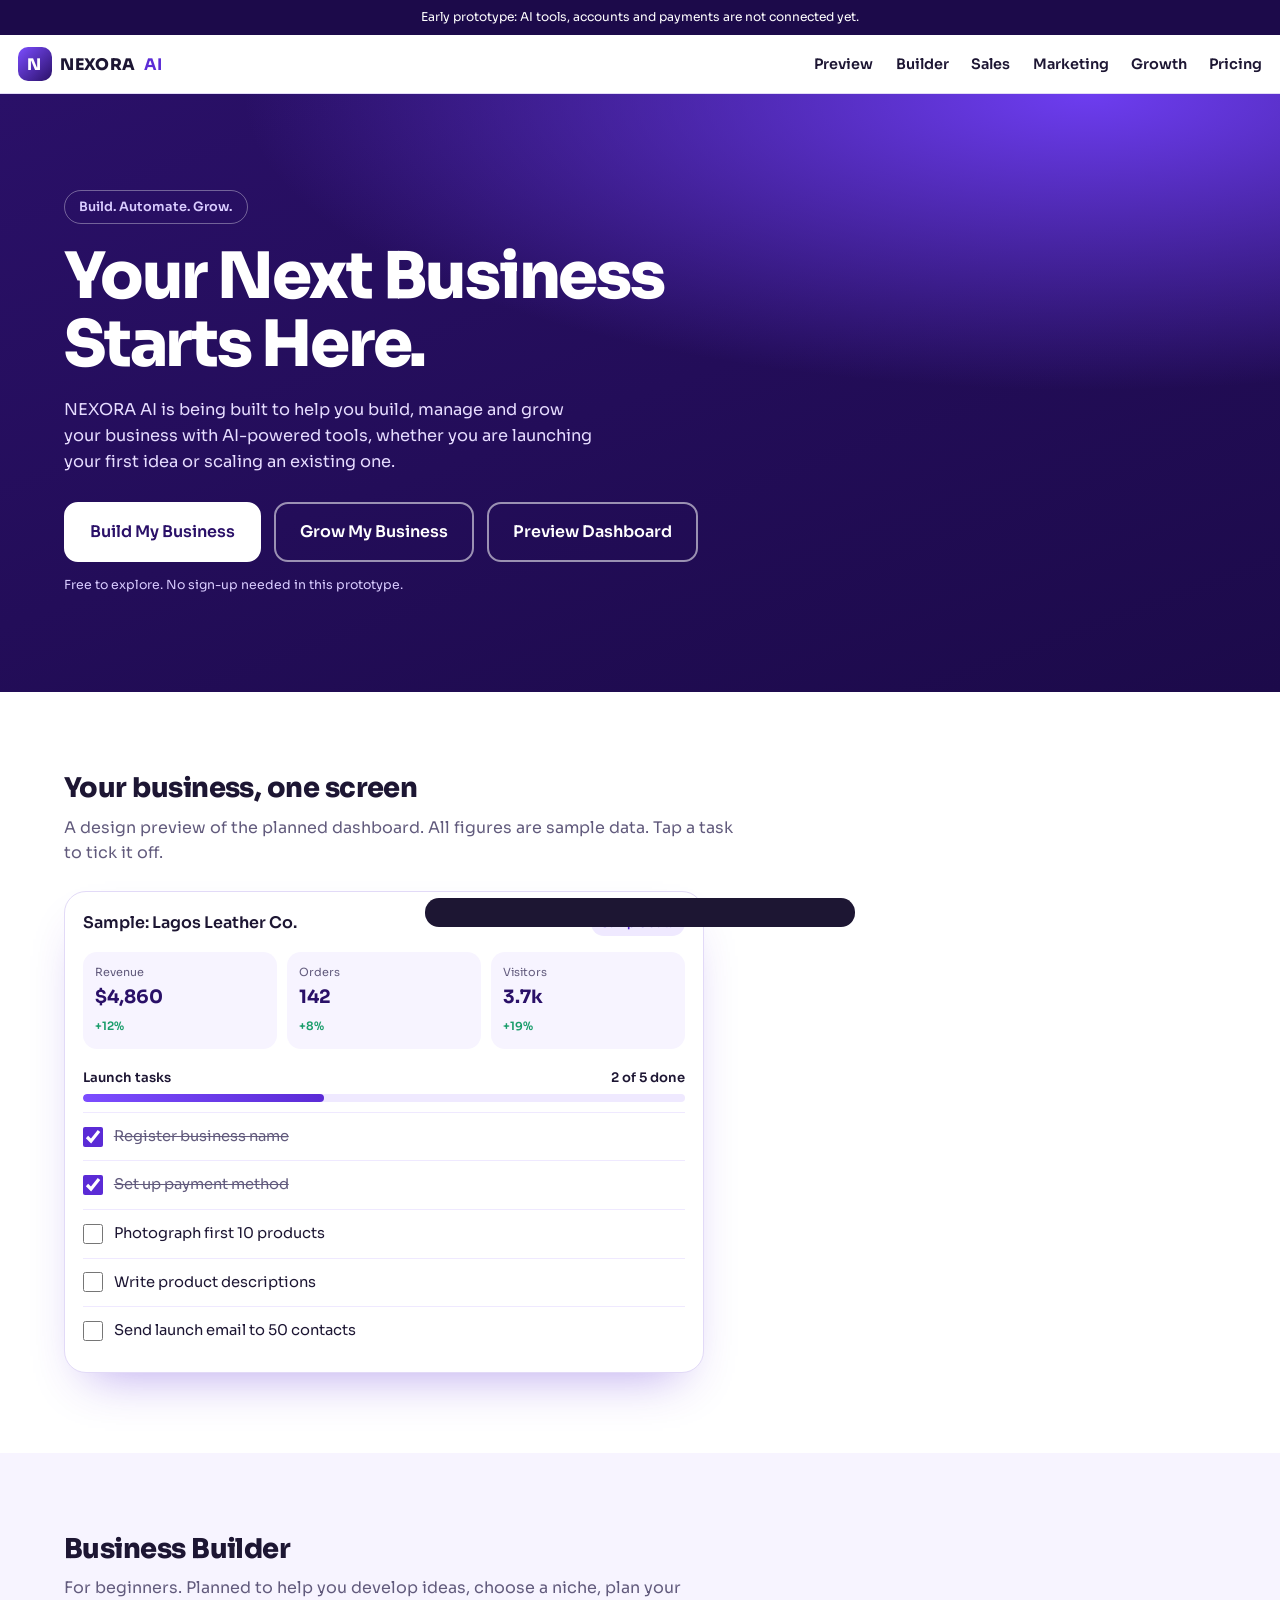
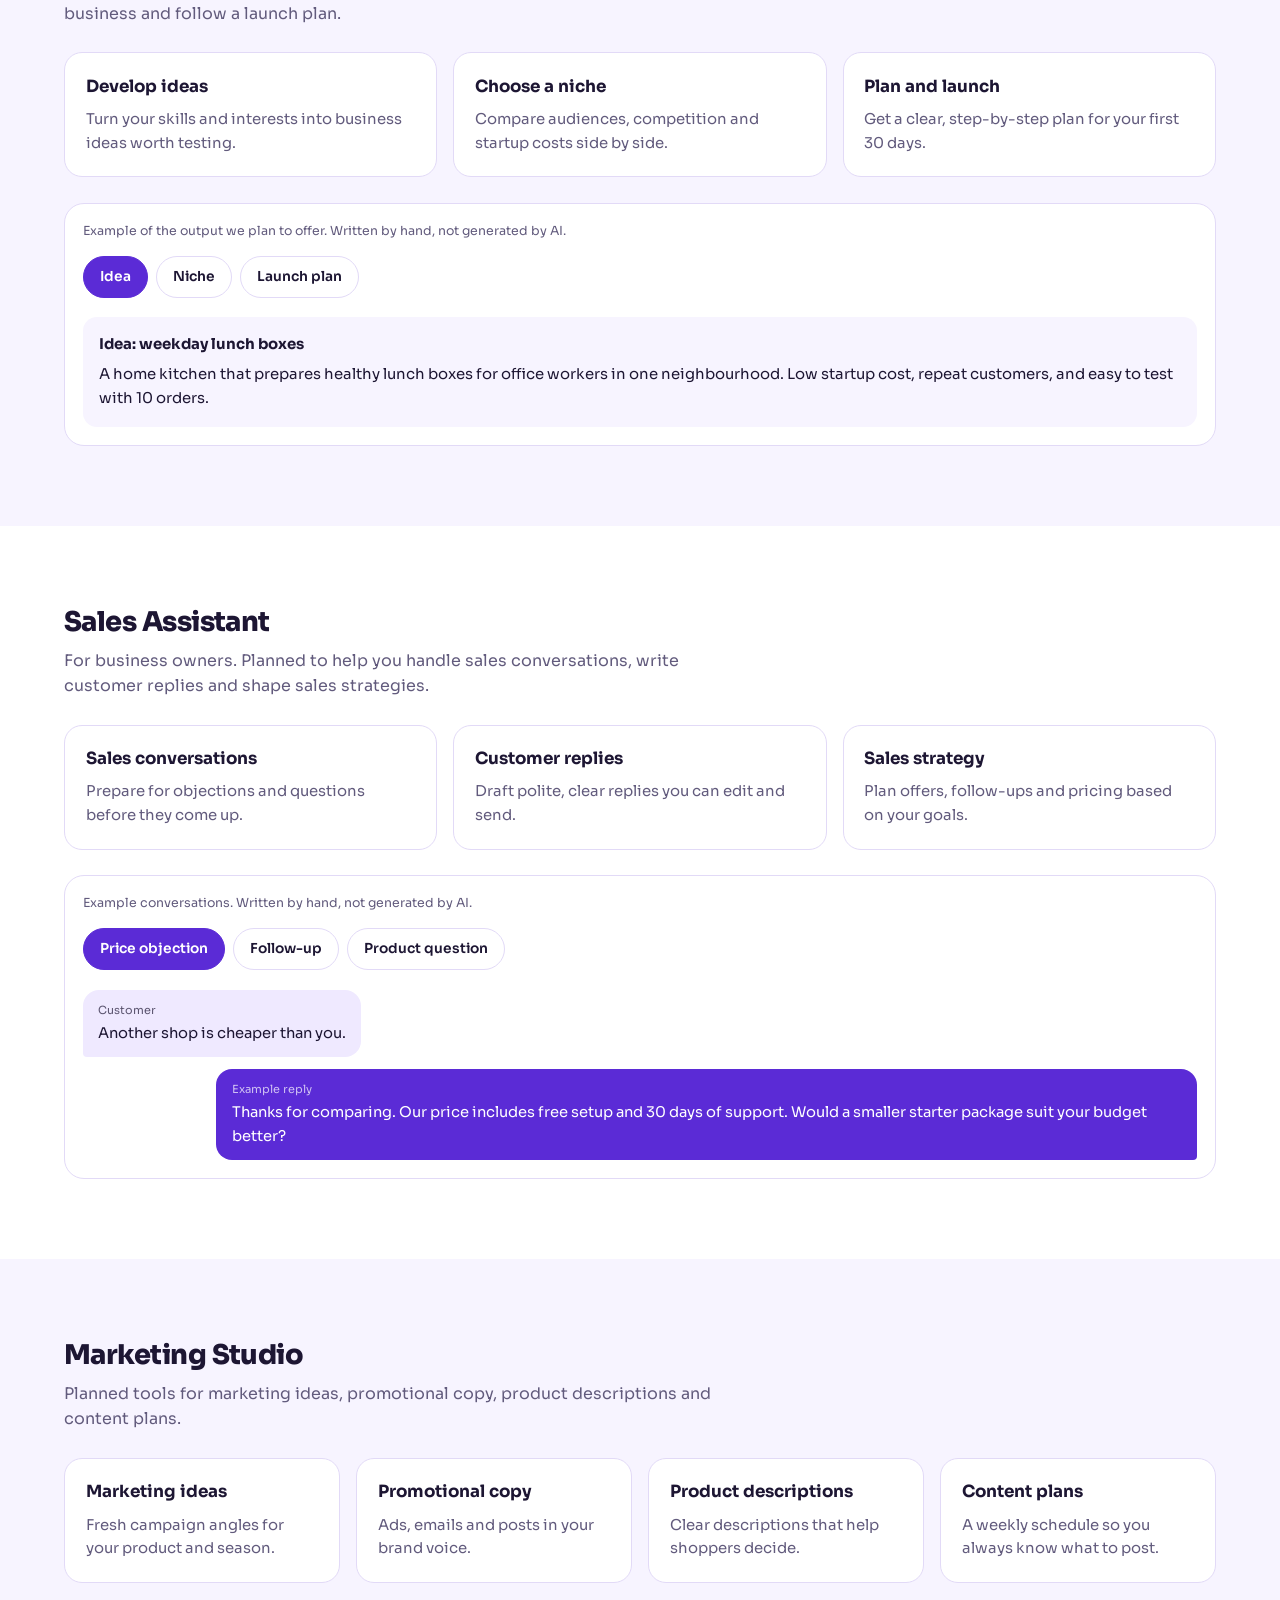
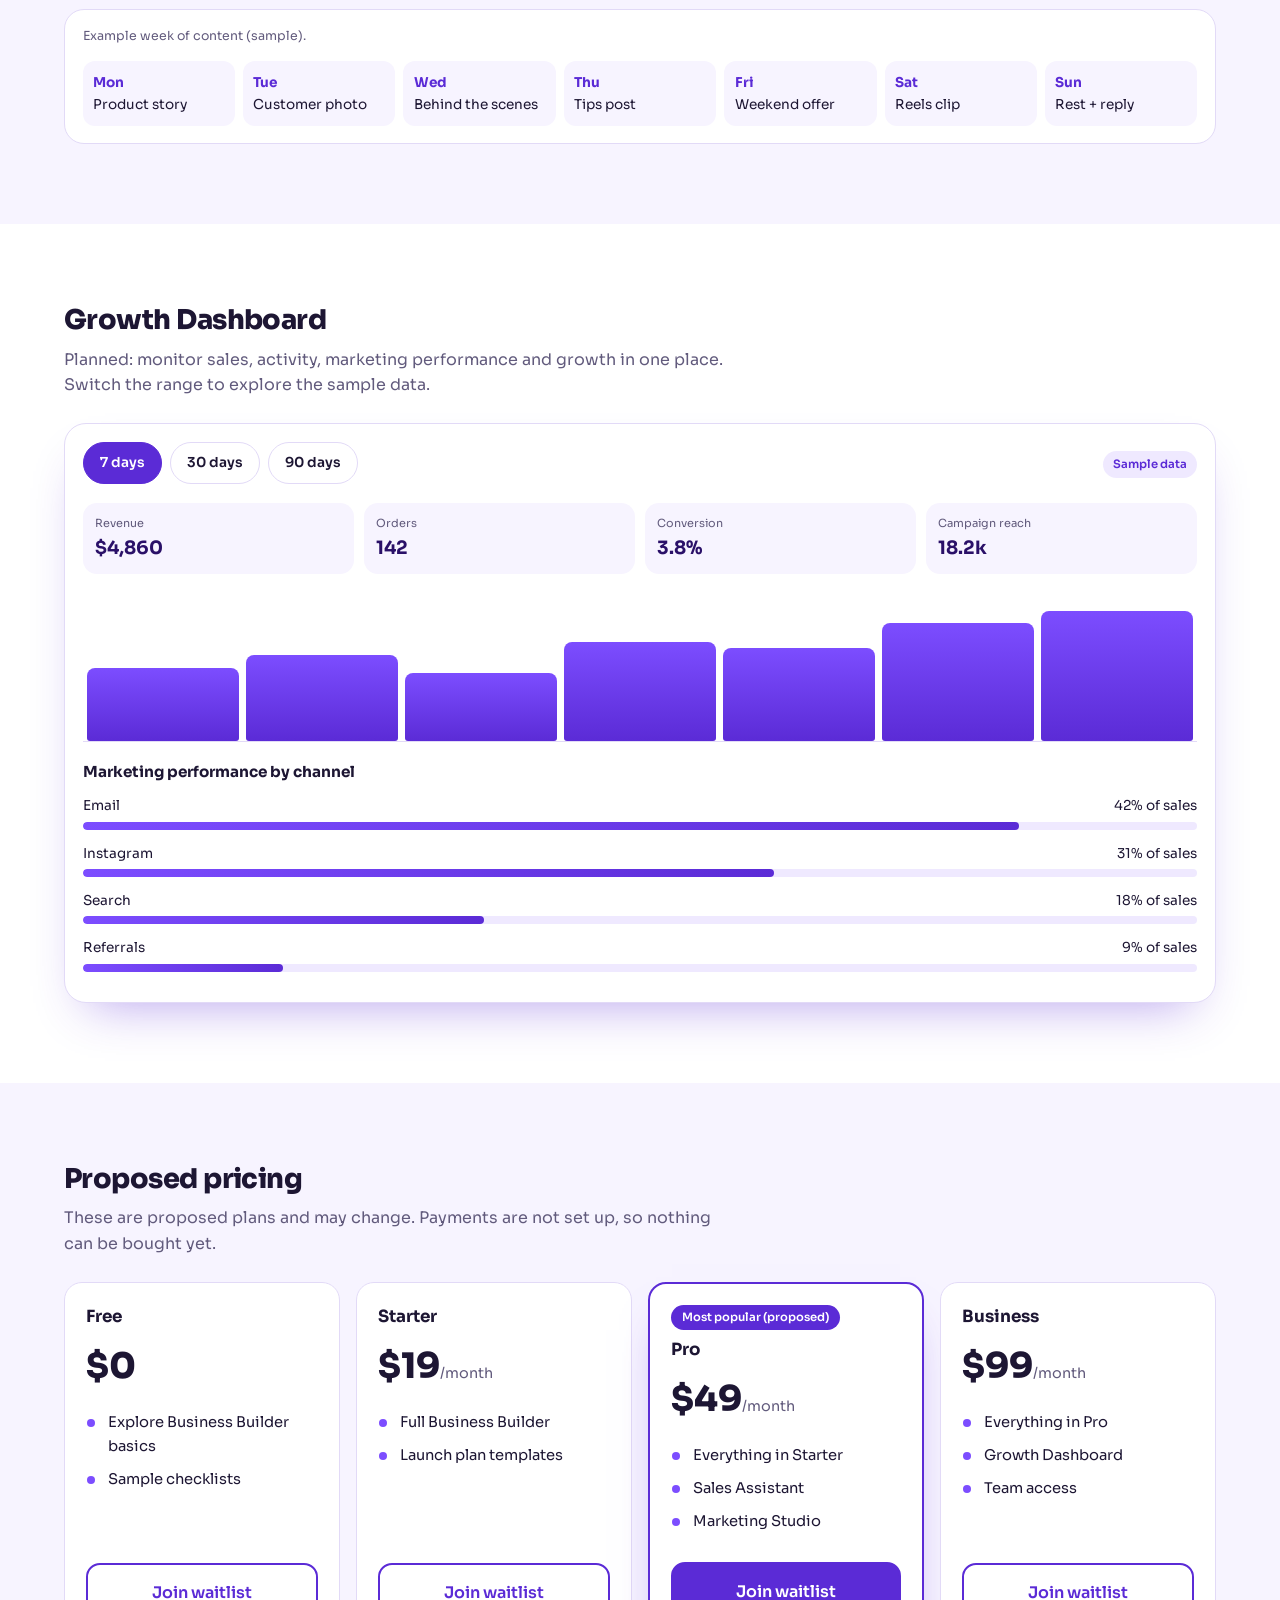
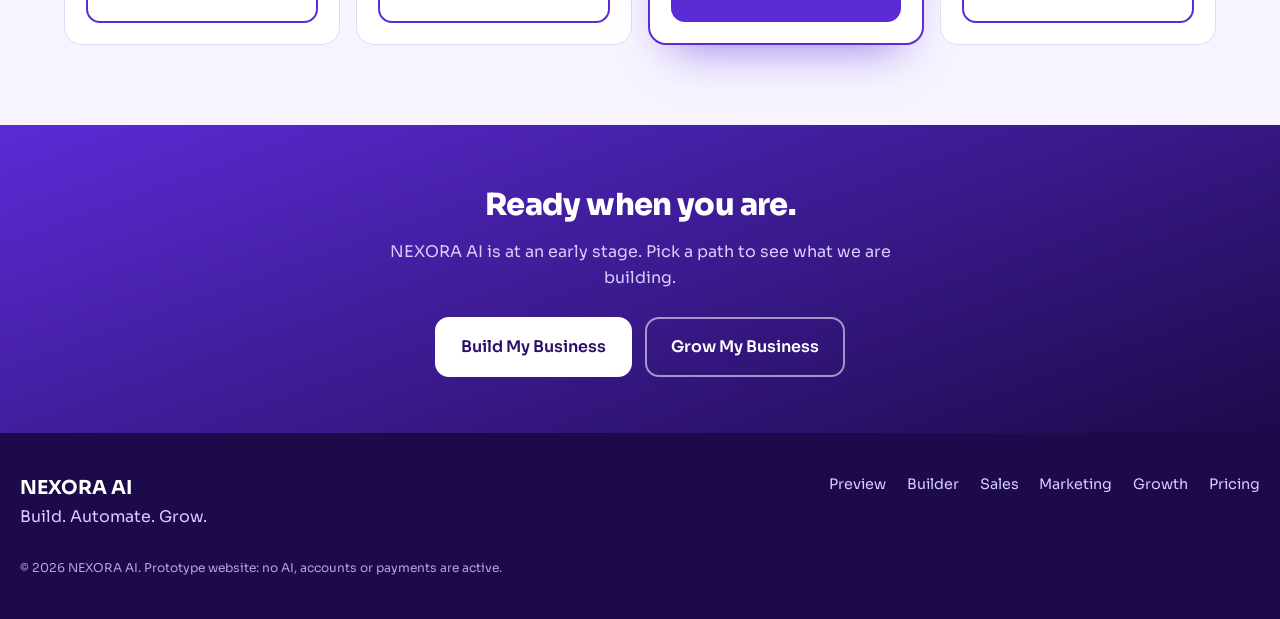
<file: index.html>
<!DOCTYPE html>
<html lang="en">
<head>
<meta charset="UTF-8">
<meta name="viewport" content="width=device-width, initial-scale=1">
<meta name="theme-color" content="#2a1068">
<title>NEXORA AI | Build. Automate. Grow.</title>
<meta name="description" content="NEXORA AI helps beginners start businesses and owners grow sales, marketing and operations. Prototype website.">
<link rel="preconnect" href="https://fonts.googleapis.com">
<link rel="preconnect" href="https://fonts.gstatic.com" crossorigin>
<link href="https://fonts.googleapis.com/css2?family=Sora:wght@400;600;800&display=swap" rel="stylesheet">
<link rel="stylesheet" href="style.css">
</head>
<body>

<div class="notice">Early prototype: AI tools, accounts and payments are not connected yet.</div>

<header class="nav">
  <a class="brand" href="#top" aria-label="NEXORA AI home"><span class="mark">N</span>NEXORA <b>AI</b></a>
  <button class="menu-btn" id="menuBtn" aria-expanded="false" aria-controls="menu" aria-label="Open menu"><span></span><span></span></button>
  <nav id="menu" class="menu">
    <a href="#preview">Preview</a>
    <a href="#builder">Builder</a>
    <a href="#sales">Sales</a>
    <a href="#marketing">Marketing</a>
    <a href="#growth">Growth</a>
    <a href="#pricing">Pricing</a>
  </nav>
</header>

<main id="top">

  <section class="hero">
    <p class="badge">Build. Automate. Grow.</p>
    <h1>Your Next Business Starts Here.</h1>
    <p class="lead">NEXORA AI is being built to help you build, manage and grow your business with AI-powered tools, whether you are launching your first idea or scaling an existing one.</p>
    <div class="cta">
      <a class="btn primary" href="#builder">Build My Business</a>
      <a class="btn ghost" href="#sales">Grow My Business</a>
      <a class="btn ghost" href="dashboard.html">Preview Dashboard</a>
    </div>
    <p class="small">Free to explore. No sign-up needed in this prototype.</p>
  </section>

  <section class="sec reveal" id="preview">
    <h2>Your business, one screen</h2>
    <p class="sub">A design preview of the planned dashboard. All figures are sample data. Tap a task to tick it off.</p>
    <div class="dash">
      <div class="dash-top"><span>Sample: Lagos Leather Co.</span><em>Sample data</em></div>
      <div class="stats">
        <div><small>Revenue</small><strong>$4,860</strong><i class="up">+12%</i></div>
        <div><small>Orders</small><strong>142</strong><i class="up">+8%</i></div>
        <div><small>Visitors</small><strong>3.7k</strong><i class="up">+19%</i></div>
      </div>
      <div class="progress-row"><span>Launch tasks</span><span id="taskCount">2 of 5 done</span></div>
      <div class="bar"><div id="taskBar"></div></div>
      <ul class="tasks" id="tasks">
        <li><label><input type="checkbox" checked> Register business name</label></li>
        <li><label><input type="checkbox" checked> Set up payment method</label></li>
        <li><label><input type="checkbox"> Photograph first 10 products</label></li>
        <li><label><input type="checkbox"> Write product descriptions</label></li>
        <li><label><input type="checkbox"> Send launch email to 50 contacts</label></li>
      </ul>
    </div>
  </section>

  <section class="sec tint reveal" id="builder">
    <h2>Business Builder</h2>
    <p class="sub">For beginners. Planned to help you develop ideas, choose a niche, plan your business and follow a launch plan.</p>
    <div class="grid">
      <article class="card"><h3>Develop ideas</h3><p>Turn your skills and interests into business ideas worth testing.</p></article>
      <article class="card"><h3>Choose a niche</h3><p>Compare audiences, competition and startup costs side by side.</p></article>
      <article class="card"><h3>Plan and launch</h3><p>Get a clear, step-by-step plan for your first 30 days.</p></article>
    </div>
    <div class="demo">
      <p class="demo-label">Example of the output we plan to offer. Written by hand, not generated by AI.</p>
      <div class="tabs" role="tablist" id="builderTabs">
        <button role="tab" aria-selected="true" data-tab="idea">Idea</button>
        <button role="tab" aria-selected="false" data-tab="niche">Niche</button>
        <button role="tab" aria-selected="false" data-tab="plan">Launch plan</button>
      </div>
      <div class="panel" id="builderPanel"></div>
    </div>
  </section>

  <section class="sec reveal" id="sales">
    <h2>Sales Assistant</h2>
    <p class="sub">For business owners. Planned to help you handle sales conversations, write customer replies and shape sales strategies.</p>
    <div class="grid">
      <article class="card"><h3>Sales conversations</h3><p>Prepare for objections and questions before they come up.</p></article>
      <article class="card"><h3>Customer replies</h3><p>Draft polite, clear replies you can edit and send.</p></article>
      <article class="card"><h3>Sales strategy</h3><p>Plan offers, follow-ups and pricing based on your goals.</p></article>
    </div>
    <div class="demo">
      <p class="demo-label">Example conversations. Written by hand, not generated by AI.</p>
      <div class="chips" id="chatChips">
        <button class="chip on" data-chat="price">Price objection</button>
        <button class="chip" data-chat="follow">Follow-up</button>
        <button class="chip" data-chat="question">Product question</button>
      </div>
      <div class="chat" id="chat"></div>
    </div>
  </section>

  <section class="sec tint reveal" id="marketing">
    <h2>Marketing Studio</h2>
    <p class="sub">Planned tools for marketing ideas, promotional copy, product descriptions and content plans.</p>
    <div class="grid four">
      <article class="card"><h3>Marketing ideas</h3><p>Fresh campaign angles for your product and season.</p></article>
      <article class="card"><h3>Promotional copy</h3><p>Ads, emails and posts in your brand voice.</p></article>
      <article class="card"><h3>Product descriptions</h3><p>Clear descriptions that help shoppers decide.</p></article>
      <article class="card"><h3>Content plans</h3><p>A weekly schedule so you always know what to post.</p></article>
    </div>
    <div class="demo">
      <p class="demo-label">Example week of content (sample).</p>
      <div class="week">
        <div><b>Mon</b>Product story</div><div><b>Tue</b>Customer photo</div><div><b>Wed</b>Behind the scenes</div><div><b>Thu</b>Tips post</div><div><b>Fri</b>Weekend offer</div><div><b>Sat</b>Reels clip</div><div><b>Sun</b>Rest + reply</div>
      </div>
    </div>
  </section>

  <section class="sec reveal" id="growth">
    <h2>Growth Dashboard</h2>
    <p class="sub">Planned: monitor sales, activity, marketing performance and growth in one place. Switch the range to explore the sample data.</p>
    <div class="dash wide">
      <div class="dash-top">
        <div class="chips" id="rangeChips">
          <button class="chip on" data-range="7">7 days</button>
          <button class="chip" data-range="30">30 days</button>
          <button class="chip" data-range="90">90 days</button>
        </div>
        <em>Sample data</em>
      </div>
      <div class="stats four">
        <div><small>Revenue</small><strong id="mRev"></strong></div>
        <div><small>Orders</small><strong id="mOrd"></strong></div>
        <div><small>Conversion</small><strong id="mConv"></strong></div>
        <div><small>Campaign reach</small><strong id="mReach"></strong></div>
      </div>
      <div class="chart" id="chart" aria-label="Sample revenue chart"></div>
      <h3 class="mini">Marketing performance by channel</h3>
      <div id="channels"></div>
    </div>
  </section>

  <section class="sec tint reveal" id="pricing">
    <h2>Proposed pricing</h2>
    <p class="sub">These are proposed plans and may change. Payments are not set up, so nothing can be bought yet.</p>
    <div class="grid four">
      <article class="card plan"><h3>Free</h3><p class="price">$0</p><ul><li>Explore Business Builder basics</li><li>Sample checklists</li></ul><button class="btn ghost full" data-soon="Free plan">Join waitlist</button></article>
      <article class="card plan"><h3>Starter</h3><p class="price">$19<small>/month</small></p><ul><li>Full Business Builder</li><li>Launch plan templates</li></ul><button class="btn ghost full" data-soon="Starter plan">Join waitlist</button></article>
      <article class="card plan featured"><span class="pop">Most popular (proposed)</span><h3>Pro</h3><p class="price">$49<small>/month</small></p><ul><li>Everything in Starter</li><li>Sales Assistant</li><li>Marketing Studio</li></ul><button class="btn primary full" data-soon="Pro plan">Join waitlist</button></article>
      <article class="card plan"><h3>Business</h3><p class="price">$99<small>/month</small></p><ul><li>Everything in Pro</li><li>Growth Dashboard</li><li>Team access</li></ul><button class="btn ghost full" data-soon="Business plan">Join waitlist</button></article>
    </div>
  </section>

  <section class="closing reveal">
    <h2>Ready when you are.</h2>
    <p>NEXORA AI is at an early stage. Pick a path to see what we are building.</p>
    <div class="cta center">
      <a class="btn light" href="#builder">Build My Business</a>
      <a class="btn outline" href="#sales">Grow My Business</a>
    </div>
  </section>
</main>

<footer class="foot">
  <div class="foot-grid">
    <div><strong class="foot-brand">NEXORA AI</strong><p>Build. Automate. Grow.</p></div>
    <nav aria-label="Footer">
      <a href="#preview">Preview</a><a href="#builder">Builder</a><a href="#sales">Sales</a>
      <a href="#marketing">Marketing</a><a href="#growth">Growth</a><a href="#pricing">Pricing</a>
    </nav>
  </div>
  <small>&copy; <span id="year">2026</span> NEXORA AI. Prototype website: no AI, accounts or payments are active.</small>
</footer>

<div class="toast" id="toast" role="status" aria-live="polite"></div>
<script src="script.js"></script>
</body>
</html>
</file>
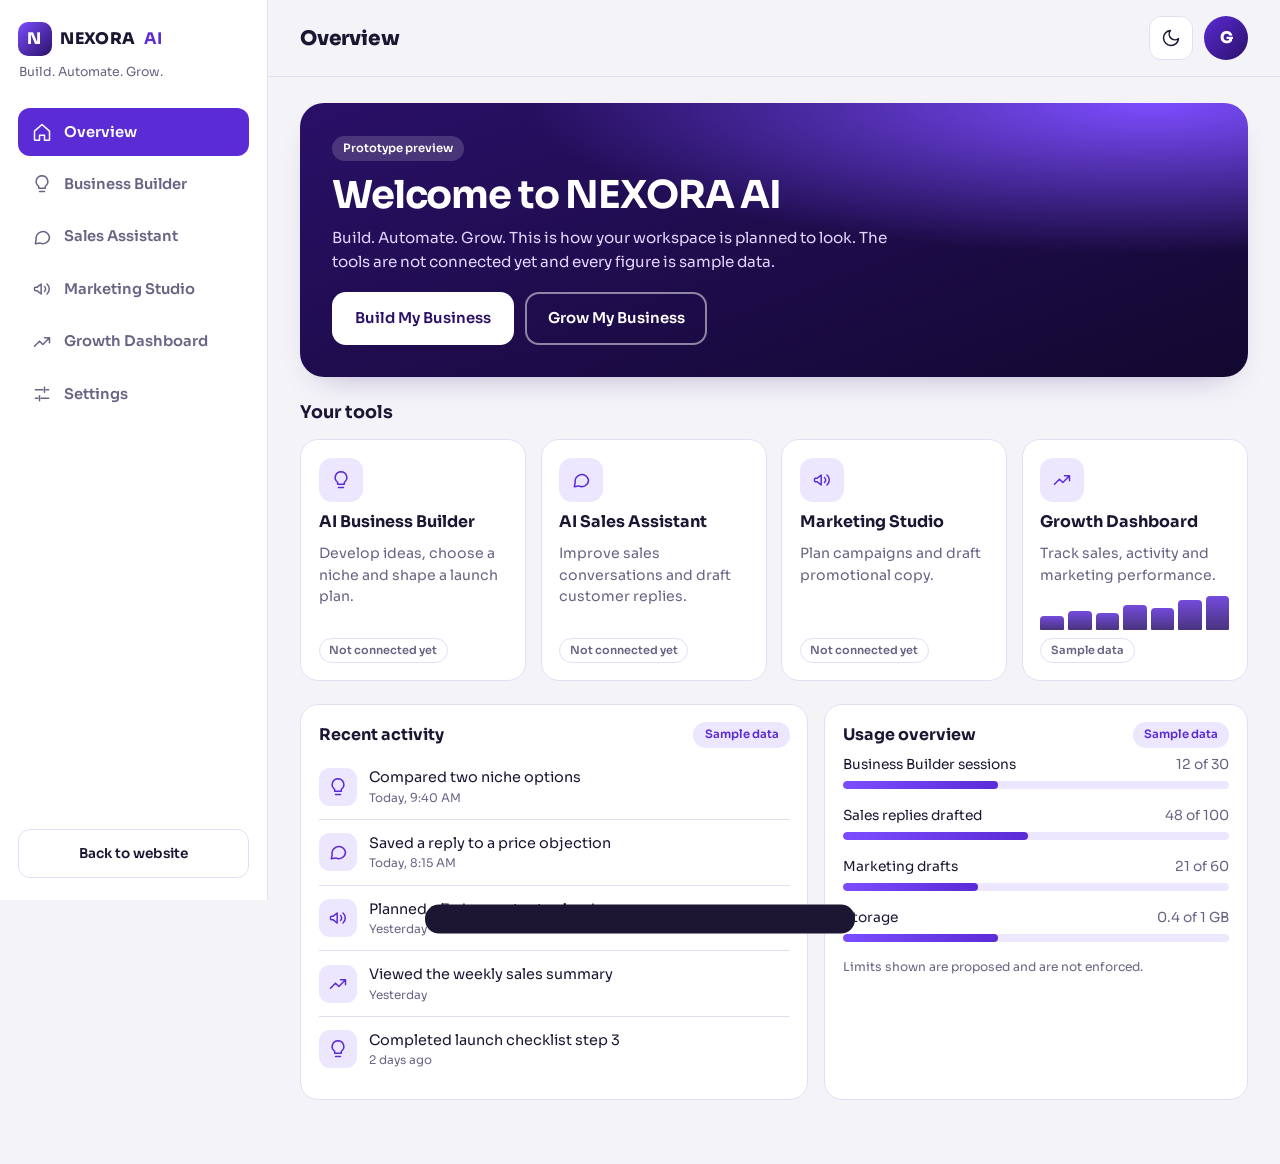
<file: dashboard.html>
<!DOCTYPE html>
<html lang="en">
<head>
<meta charset="UTF-8">
<meta name="viewport" content="width=device-width, initial-scale=1, viewport-fit=cover">
<meta name="theme-color" content="#5b2bd6">
<title>Dashboard | NEXORA AI</title>
<script>
/* Apply saved theme before the page paints, so there is no flash */
(function () {
  var t = 'light';
  try {
    t = localStorage.getItem('nexora-theme') || (matchMedia('(prefers-color-scheme: dark)').matches ? 'dark' : 'light');
  } catch (e) {}
  document.documentElement.dataset.theme = t;
})();
</script>
<link rel="preconnect" href="https://fonts.googleapis.com">
<link rel="preconnect" href="https://fonts.gstatic.com" crossorigin>
<link href="https://fonts.googleapis.com/css2?family=Sora:wght@400;600;800&display=swap" rel="stylesheet">
<link rel="stylesheet" href="dashboard.css">
</head>
<body>
<div class="app">

  <aside class="side" aria-label="Sidebar">
    <a class="brand" href="#overview"><span class="mark">N</span>NEXORA <b>AI</b></a>
    <p class="tagline">Build. Automate. Grow.</p>
    <nav id="sideNav" aria-label="Dashboard sections"></nav>
    <a class="back" href="index.html">Back to website</a>
  </aside>

  <div class="main">
    <header class="top">
      <a class="brand top-brand" href="#overview" aria-label="NEXORA AI overview"><span class="mark">N</span></a>
      <h1 id="pageTitle">Overview</h1>
      <button class="icon-btn" id="themeBtn" type="button" aria-label="Switch to dark mode" aria-pressed="false">
        <svg class="i ic-moon" viewBox="0 0 24 24" aria-hidden="true"><path d="M21 12.8A9 9 0 1 1 11.2 3a7 7 0 0 0 9.8 9.8z"/></svg>
        <svg class="i ic-sun" viewBox="0 0 24 24" aria-hidden="true"><path d="M12 17a5 5 0 1 0 0-10 5 5 0 0 0 0 10zM12 1v2M12 21v2M4.2 4.2l1.4 1.4M18.4 18.4l1.4 1.4M1 12h2M21 12h2M4.2 19.8l1.4-1.4M18.4 5.6l1.4-1.4"/></svg>
      </button>
      <a class="avatar" href="#settings" aria-label="Profile placeholder and settings">G</a>
    </header>

    <main class="content" id="content">

      <section class="view" id="v-overview" aria-label="Overview">
        <div class="hero">
          <span class="chip">Prototype preview</span>
          <h2>Welcome to NEXORA AI</h2>
          <p>Build. Automate. Grow. This is how your workspace is planned to look. The tools are not connected yet and every figure is sample data.</p>
          <div class="hero-actions">
            <a class="btn white" href="#builder">Build My Business</a>
            <a class="btn ghost" href="#sales">Grow My Business</a>
          </div>
        </div>

        <h2 class="h">Your tools</h2>
        <div class="cards" id="toolCards"></div>

        <div class="two">
          <section class="box">
            <div class="box-h"><h3>Recent activity</h3><em class="chip s">Sample data</em></div>
            <ul class="act" id="activity"></ul>
          </section>
          <section class="box">
            <div class="box-h"><h3>Usage overview</h3><em class="chip s">Sample data</em></div>
            <div id="usage"></div>
            <p class="note">Limits shown are proposed and are not enforced.</p>
          </section>
        </div>
      </section>

      <section class="view" id="v-builder"></section>
      <section class="view" id="v-sales"></section>
      <section class="view" id="v-marketing"></section>
      <section class="view" id="v-growth"></section>
      <section class="view" id="v-settings"></section>

    </main>
  </div>

  <nav class="tabbar" id="tabBar" aria-label="Mobile navigation"></nav>
</div>

<div class="toast" id="toast" role="status" aria-live="polite"></div>
<script src="dashboard.js"></script>
</body>
</html>
</file>
<file: style.css>
:root{
  --p950:#1c0a4a;--p900:#2a1068;--p700:#5b2bd6;--p500:#7c4dff;--p200:#d9ccff;--p100:#efe9ff;--p50:#f7f4ff;
  --ink:#1d1633;--mute:#625b7d;--line:#e2daf7;--ok:#1a9d6b;
}
*{box-sizing:border-box;margin:0;padding:0}
html{scroll-behavior:smooth;scroll-padding-top:70px;-webkit-text-size-adjust:100%}
body{font-family:'Sora',system-ui,-apple-system,'Segoe UI',Roboto,sans-serif;color:var(--ink);background:#fff;line-height:1.6;overflow-x:hidden}
a{color:inherit;text-decoration:none}
button{font:inherit;cursor:pointer}
:focus-visible{outline:3px solid var(--p500);outline-offset:2px}

.notice{background:var(--p950);color:#fff;text-align:center;font-size:.76rem;padding:.5rem 1rem}

/* Navigation */
.nav{position:sticky;top:0;z-index:30;display:flex;align-items:center;justify-content:space-between;padding:.75rem 1.1rem;background:rgba(255,255,255,.94);backdrop-filter:blur(10px);border-bottom:1px solid var(--line)}
.brand{display:flex;align-items:center;gap:.55rem;font-weight:800;letter-spacing:.02em}
.brand b{color:var(--p700)}
.mark{display:grid;place-items:center;width:34px;height:34px;border-radius:10px;background:linear-gradient(135deg,var(--p500),var(--p900));color:#fff}
.menu{position:absolute;top:100%;left:0;right:0;display:none;flex-direction:column;background:#fff;border-bottom:1px solid var(--line);padding:.4rem 1.1rem 1rem}
.menu.open{display:flex}
.menu a{padding:.85rem 0;border-bottom:1px solid var(--p100);font-weight:600}
.menu a.active{color:var(--p700)}
.menu-btn{display:flex;flex-direction:column;gap:6px;width:44px;height:44px;justify-content:center;align-items:center;background:var(--p50);border:0;border-radius:12px}
.menu-btn span{width:20px;height:2px;background:var(--p700);border-radius:2px}

/* Hero */
.hero{padding:3rem 1.25rem 3.2rem;color:#fff;background:radial-gradient(120% 90% at 85% 0%,#6d3df0 0%,transparent 55%),linear-gradient(160deg,var(--p900),var(--p950))}
.badge{display:inline-block;font-size:.8rem;font-weight:600;padding:.35rem .9rem;border:1px solid rgba(255,255,255,.35);border-radius:99px;margin-bottom:1.2rem;color:var(--p200)}
.hero h1{font-size:clamp(2.3rem,10vw,4rem);line-height:1.06;font-weight:800;letter-spacing:-.035em;max-width:14ch;animation:rise .8s both}
.lead{margin-top:1.1rem;color:#e6dcff;font-size:1.02rem;max-width:44ch;animation:rise .8s .15s both}
.cta{display:flex;flex-direction:column;gap:.8rem;margin-top:1.7rem;animation:rise .8s .3s both}
.small{margin-top:.9rem;font-size:.78rem;color:var(--p200)}
@keyframes rise{from{opacity:0;transform:translateY(18px)}to{opacity:1;transform:none}}

/* Buttons */
.btn{display:inline-flex;align-items:center;justify-content:center;font-weight:600;border-radius:14px;padding:.95rem 1.5rem;min-height:50px;border:2px solid var(--p700);text-align:center;transition:transform .15s,background .15s,box-shadow .15s}
.btn:active{transform:scale(.97)}
.btn.primary{background:var(--p700);color:#fff}
.hero .btn.primary{background:#fff;color:var(--p900);border-color:#fff}
.hero .btn.ghost{background:transparent;color:#fff;border-color:rgba(255,255,255,.55)}
.btn.primary:hover{box-shadow:0 10px 24px -8px rgba(91,43,214,.7)}
.btn.ghost{background:#fff;color:var(--p700)}
.btn.ghost:hover{background:var(--p100)}
.btn.light{background:#fff;color:var(--p900);border-color:#fff}
.btn.outline{background:transparent;color:#fff;border-color:rgba(255,255,255,.55)}
.btn.full{width:100%;margin-top:auto}

/* Sections */
.sec{padding:3.2rem 1.25rem}
.tint{background:var(--p50)}
.sec h2{font-size:1.7rem;font-weight:800;letter-spacing:-.02em;line-height:1.2}
.sub{color:var(--mute);margin:.6rem 0 1.6rem;max-width:56ch}
.js .reveal{opacity:0;transform:translateY(16px);transition:opacity .6s,transform .6s}
.js .reveal.in{opacity:1;transform:none}

/* Cards */
.grid{display:grid;gap:1rem}
.card{background:#fff;border:1px solid var(--line);border-radius:18px;padding:1.3rem;display:flex;flex-direction:column;gap:.45rem}
.card h3{font-size:1.05rem}
.card p{color:var(--mute);font-size:.93rem}

/* Dashboards */
.dash{background:#fff;border:1px solid var(--line);border-radius:22px;padding:1.1rem;box-shadow:0 24px 48px -24px rgba(91,43,214,.45);max-width:640px}
.dash.wide{max-width:none}
.dash-top{display:flex;justify-content:space-between;align-items:center;gap:.6rem;font-weight:600;margin-bottom:1rem;flex-wrap:wrap}
.dash-top em{font-style:normal;font-size:.72rem;background:var(--p100);color:var(--p700);padding:.25rem .65rem;border-radius:99px}
.stats{display:grid;grid-template-columns:repeat(3,1fr);gap:.6rem}
.stats.four{grid-template-columns:repeat(2,1fr)}
.stats div{background:var(--p50);border-radius:14px;padding:.75rem}
.stats small{display:block;font-size:.7rem;color:var(--mute)}
.stats strong{display:block;font-size:1.15rem;color:var(--p900)}
.up{font-style:normal;font-size:.72rem;color:var(--ok);font-weight:600}
.progress-row{display:flex;justify-content:space-between;font-size:.82rem;margin:1.1rem 0 .4rem;font-weight:600}
.bar{height:8px;background:var(--p100);border-radius:99px;overflow:hidden}
.bar div{height:100%;width:0;background:linear-gradient(90deg,var(--p500),var(--p700));border-radius:99px;transition:width .4s}
.tasks{list-style:none;margin-top:.6rem}
.tasks li{border-top:1px solid var(--p100)}
.tasks label{display:flex;gap:.7rem;align-items:center;padding:.75rem 0;font-size:.92rem;cursor:pointer}
.tasks input{width:20px;height:20px;accent-color:var(--p700);flex:none}
.tasks input:checked+*,.tasks label:has(input:checked){color:var(--mute);text-decoration:line-through}
.chart{display:flex;align-items:flex-end;gap:.45rem;height:150px;margin:1.1rem 0;padding:.5rem .3rem 0;border-bottom:1px solid var(--line)}
.chart i{flex:1;background:linear-gradient(180deg,var(--p500),var(--p700));border-radius:8px 8px 3px 3px;transition:height .5s}
.mini{font-size:.95rem;margin-bottom:.7rem}
.ch{margin-bottom:.8rem;font-size:.85rem}
.ch div:first-child{display:flex;justify-content:space-between;margin-bottom:.3rem}

/* Demo panels, tabs, chips */
.demo{margin-top:1.6rem;background:#fff;border:1px solid var(--line);border-radius:20px;padding:1.1rem}
.demo-label{font-size:.78rem;color:var(--mute);margin-bottom:.9rem}
.tabs,.chips{display:flex;gap:.5rem;overflow-x:auto;padding-bottom:.2rem}
.tabs button,.chip{flex:none;border:1px solid var(--line);background:#fff;color:var(--ink);border-radius:99px;padding:.55rem 1rem;font-size:.86rem;font-weight:600;min-height:42px}
.tabs button[aria-selected="true"],.chip.on{background:var(--p700);border-color:var(--p700);color:#fff}
.panel{margin-top:1rem;background:var(--p50);border-radius:14px;padding:1rem;font-size:.93rem}
.panel h4{margin-bottom:.4rem}
.panel ul{padding-left:1.1rem}
.chat{margin-top:1rem;display:flex;flex-direction:column;gap:.7rem}
.msg{max-width:88%;padding:.75rem .95rem;border-radius:16px;font-size:.92rem}
.msg small{display:block;font-size:.7rem;opacity:.7;margin-bottom:.15rem}
.msg.cust{background:var(--p100);border-bottom-left-radius:4px;align-self:flex-start}
.msg.reply{background:var(--p700);color:#fff;border-bottom-right-radius:4px;align-self:flex-end}
.week{display:grid;grid-template-columns:repeat(2,1fr);gap:.5rem}
.week div{background:var(--p50);border-radius:12px;padding:.65rem;font-size:.85rem}
.week b{display:block;color:var(--p700)}

/* Pricing */
.plan{position:relative}
.plan ul{list-style:none;margin:.3rem 0 1rem;font-size:.92rem}
.plan li{padding:.3rem 0 .3rem 1.4rem;position:relative}
.plan li::before{content:"";position:absolute;left:.1rem;top:.8rem;width:8px;height:8px;border-radius:50%;background:var(--p500)}
.price{font-size:2.2rem!important;font-weight:800;color:var(--ink)!important}
.price small{font-size:.9rem;font-weight:400;color:var(--mute)}
.featured{border:2px solid var(--p700);box-shadow:0 24px 44px -24px rgba(91,43,214,.65)}
.pop{align-self:flex-start;font-size:.72rem;font-weight:600;background:var(--p700);color:#fff;padding:.2rem .7rem;border-radius:99px}

/* Closing + footer */
.closing{padding:3.5rem 1.25rem;text-align:center;color:#fff;background:linear-gradient(160deg,var(--p700),var(--p950))}
.closing h2{font-size:1.9rem;font-weight:800;letter-spacing:-.02em}
.closing p{color:var(--p200);margin:.6rem auto 0;max-width:42ch}
.cta.center{align-items:stretch}
.foot{background:var(--p950);color:var(--p200);padding:2.5rem 1.25rem}
.foot-grid{display:grid;gap:1.4rem;margin-bottom:1.5rem}
.foot-brand{color:#fff;font-size:1.2rem}
.foot nav{display:flex;flex-wrap:wrap;gap:.6rem 1.3rem;font-size:.9rem}
.foot small{font-size:.76rem;opacity:.8}

.toast{position:fixed;left:50%;bottom:1.2rem;transform:translate(-50%,160%);width:min(92vw,430px);background:var(--ink);color:#fff;padding:.9rem 1.1rem;border-radius:14px;font-size:.88rem;z-index:50;transition:transform .3s}
.toast.show{transform:translate(-50%,0)}

/* Larger screens */
@media(min-width:760px){
  .menu-btn{display:none}
  .menu{position:static;display:flex;flex-direction:row;gap:1.4rem;border:0;padding:0;background:none}
  .menu a{border:0;padding:0;font-size:.9rem}
  .hero{padding:6rem 4rem 6rem}
  .cta{flex-direction:row}
  .cta.center{justify-content:center}
  .sec{padding:5rem 4rem}
  .grid{grid-template-columns:repeat(3,1fr)}
  .grid.four{grid-template-columns:repeat(2,1fr)}
  .stats.four{grid-template-columns:repeat(4,1fr)}
  .week{grid-template-columns:repeat(7,1fr)}
  .foot-grid{grid-template-columns:1fr 1fr;align-items:start}
  .foot nav{justify-content:flex-end}
}
@media(min-width:1050px){.grid.four{grid-template-columns:repeat(4,1fr)}}
@media(prefers-reduced-motion:reduce){html{scroll-behavior:auto}*{animation:none!important;transition:none!important}.js .reveal{opacity:1;transform:none}}
</file>
<file: dashboard.css>
:root{
  --bg:#f4f3f8;--surface:#fff;--surface2:#f6f3ff;--ink:#1d1633;--mute:#6a6384;--line:#e4def5;
  --primary:#5b2bd6;--primary-ink:#fff;--deep:#2a1068;--soft:#ece6ff;--ok:#16915f;
  --shadow:0 14px 34px -20px rgba(42,16,104,.4);color-scheme:light;
}
[data-theme="dark"]{
  --bg:#05081a;--surface:#0e1430;--surface2:#131a3b;--ink:#ecebf8;--mute:#9b9ac0;--line:#232b54;
  --primary:#9677ff;--primary-ink:#0b0720;--deep:#1a0f4a;--soft:#211a58;--ok:#3ddc97;
  --shadow:0 14px 34px -20px rgba(0,0,0,.9);color-scheme:dark;
}
*{box-sizing:border-box;margin:0;padding:0}
html{-webkit-text-size-adjust:100%}
body{font-family:'Sora',system-ui,-apple-system,'Segoe UI',Roboto,sans-serif;background:var(--bg);color:var(--ink);line-height:1.55;overflow-x:hidden;transition:background .3s,color .3s}
a{color:inherit;text-decoration:none}
button{font-family:inherit;cursor:pointer}
:focus-visible{outline:3px solid var(--primary);outline-offset:2px}
svg.i{width:20px;height:20px;fill:none;stroke:currentColor;stroke-width:1.8;stroke-linecap:round;stroke-linejoin:round;flex:none}

/* Brand */
.brand{display:flex;align-items:center;gap:.55rem;font-weight:800;letter-spacing:.02em}
.brand b{color:var(--primary)}
.mark{display:grid;place-items:center;width:34px;height:34px;border-radius:10px;background:linear-gradient(135deg,#7c4dff,#2a1068);color:#fff}

/* Layout (mobile first) */
.side{display:none}
.main{min-width:0}
.top{position:sticky;top:0;z-index:20;display:flex;align-items:center;gap:.7rem;padding:.7rem 1rem;padding-top:calc(.7rem + env(safe-area-inset-top,0px));background:var(--bg);background:color-mix(in srgb,var(--bg) 88%,transparent);backdrop-filter:blur(10px);border-bottom:1px solid var(--line)}
.top h1{flex:1;font-size:1.05rem;font-weight:800;letter-spacing:-.01em}
.icon-btn{display:grid;place-items:center;width:44px;height:44px;border-radius:12px;border:1px solid var(--line);background:var(--surface);color:var(--ink)}
.ic-sun{display:none}
[data-theme="dark"] .ic-sun{display:block}
[data-theme="dark"] .ic-moon{display:none}
.avatar{display:grid;place-items:center;width:44px;height:44px;border-radius:50%;background:linear-gradient(135deg,var(--primary),var(--deep));color:#fff;font-weight:800}
.content{padding:1rem 1rem 6.8rem;max-width:1180px;margin:0 auto}
.view{display:none}
.view.on{display:block;animation:fade .35s both}
@keyframes fade{from{opacity:0;transform:translateY(8px)}to{opacity:1;transform:none}}

/* Bottom tab bar (mobile) */
.tabbar{position:fixed;left:0;right:0;bottom:0;z-index:30;display:grid;grid-template-columns:repeat(5,1fr);background:var(--surface);border-top:1px solid var(--line);padding-bottom:env(safe-area-inset-bottom,0px)}
.tabbar a{position:relative;display:flex;flex-direction:column;align-items:center;gap:.15rem;padding:.6rem 0 .5rem;font-size:.66rem;font-weight:600;color:var(--mute)}
.tabbar a[aria-current="page"]{color:var(--primary)}
.tabbar a[aria-current="page"]::before{content:"";position:absolute;top:0;left:30%;right:30%;height:3px;border-radius:0 0 4px 4px;background:var(--primary)}

/* Buttons, chips */
.btn{display:inline-flex;align-items:center;justify-content:center;min-height:48px;padding:.8rem 1.3rem;border-radius:14px;border:2px solid transparent;font-family:inherit;font-weight:600;font-size:.93rem;cursor:pointer;transition:transform .15s,box-shadow .15s}
.btn:active{transform:scale(.97)}
.btn.primary{background:var(--primary);color:var(--primary-ink)}
.btn.white{background:#fff;color:#2a1068}
.btn.ghost{border-color:rgba(255,255,255,.5);color:#fff}
.chip{display:inline-block;font-style:normal;font-size:.72rem;font-weight:600;padding:.25rem .7rem;border-radius:99px;background:rgba(255,255,255,.16);color:#fff}
.chip.s{background:var(--soft);color:var(--primary)}

/* Welcome hero: the one bold element */
.hero{border-radius:24px;padding:1.5rem 1.3rem;margin-bottom:1.4rem;color:#fff;background:radial-gradient(120% 100% at 90% 0%,#7c4dff 0%,transparent 55%),linear-gradient(160deg,#2a1068,#12082f);box-shadow:var(--shadow)}
.hero h2{font-size:clamp(1.7rem,7vw,2.4rem);line-height:1.1;letter-spacing:-.03em;margin:.8rem 0 .6rem}
.hero p{color:#e1d6ff;max-width:52ch;font-size:.95rem}
.hero-actions{display:flex;flex-direction:column;gap:.7rem;margin-top:1.2rem}
.h{font-size:1.1rem;margin-bottom:.8rem}

/* Cards and boxes */
.cards{display:grid;gap:.9rem;margin-bottom:1.4rem}
.tool{display:flex;flex-direction:column;gap:.5rem;background:var(--surface);border:1px solid var(--line);border-radius:18px;padding:1.1rem;transition:transform .2s,box-shadow .2s,border-color .2s}
.tool:hover{transform:translateY(-3px);box-shadow:var(--shadow);border-color:var(--primary)}
.ico{display:grid;place-items:center;width:44px;height:44px;border-radius:13px;background:var(--soft);color:var(--primary)}
.ico.big{width:56px;height:56px;border-radius:16px}
.tool h3{font-size:1rem}
.tool p{font-size:.88rem;color:var(--mute)}
.state{align-self:flex-start;font-size:.7rem;font-weight:600;color:var(--mute);border:1px solid var(--line);border-radius:99px;padding:.15rem .6rem;margin-top:auto}
.spark{display:flex;align-items:flex-end;gap:4px;height:36px}
.spark i{flex:1;background:linear-gradient(180deg,var(--primary),var(--deep));border-radius:4px 4px 1px 1px;opacity:.85}

.two{display:grid;gap:1rem;margin-bottom:1rem}
.box{background:var(--surface);border:1px solid var(--line);border-radius:18px;padding:1.1rem;margin-bottom:0}
.box h3{font-size:1rem;margin-bottom:.6rem}
.box-h{display:flex;justify-content:space-between;align-items:center;gap:.6rem;margin-bottom:.4rem}
.box-h h3{margin:0}
.note{font-size:.76rem;color:var(--mute);margin-top:.8rem}

.act{list-style:none}
.act li{display:flex;gap:.8rem;align-items:center;padding:.75rem 0;border-top:1px solid var(--line);font-size:.9rem}
.act li:first-child{border-top:0}
.act .ico{width:38px;height:38px;border-radius:11px}
.act small{display:block;color:var(--mute);font-size:.74rem}
.use{margin-bottom:1rem;font-size:.86rem}
.use div:first-child{display:flex;justify-content:space-between;margin-bottom:.35rem}
.use span:last-child{color:var(--mute)}
.bar{height:8px;border-radius:99px;background:var(--soft);overflow:hidden}
.bar div{height:100%;width:0;border-radius:99px;background:linear-gradient(90deg,#7c4dff,var(--primary));transition:width .8s cubic-bezier(.2,.7,.2,1)}

/* Tool views */
.tool-head{display:flex;gap:1rem;align-items:center;margin-bottom:1.2rem}
.tool-head h2{font-size:1.4rem;letter-spacing:-.02em;line-height:1.2}
.tool-head p{color:var(--mute);font-size:.92rem}
.list{padding-left:1.1rem;font-size:.92rem;color:var(--mute)}
.list li{padding:.25rem 0}
.notice{display:flex;flex-direction:column;gap:1rem;margin-top:1rem;border-style:dashed}
.notice p{color:var(--mute);font-size:.9rem}

/* Growth view */
.stats{display:grid;grid-template-columns:repeat(2,1fr);gap:.7rem;margin:1rem 0}
.stats div{background:var(--surface);border:1px solid var(--line);border-radius:16px;padding:.85rem}
.stats small{display:block;font-size:.72rem;color:var(--mute)}
.stats strong{font-size:1.3rem}
.chips{display:flex;gap:.5rem;overflow-x:auto}
.cbtn{flex:none;min-height:42px;padding:.5rem 1rem;border-radius:99px;border:1px solid var(--line);background:var(--surface);color:var(--ink);font-weight:600;font-size:.85rem}
.cbtn[aria-pressed="true"]{background:var(--primary);border-color:var(--primary);color:var(--primary-ink)}
.chart{display:flex;align-items:flex-end;gap:.4rem;height:170px;padding-top:.5rem;border-bottom:1px solid var(--line);margin:.6rem 0 1rem}
.chart i{flex:1;background:linear-gradient(180deg,var(--primary),var(--deep));border-radius:8px 8px 3px 3px;transition:height .5s}
.ch{margin-bottom:.8rem;font-size:.85rem}
.ch div:first-child{display:flex;justify-content:space-between;margin-bottom:.3rem}

/* Settings */
.profile{display:flex;gap:1rem;align-items:center;margin-bottom:1rem}
.profile .avatar{width:60px;height:60px;font-size:1.4rem}
label.f{display:block;font-size:.8rem;color:var(--mute);margin-bottom:.8rem}
label.f input{display:block;width:100%;margin-top:.3rem;padding:.8rem;border-radius:12px;border:1px solid var(--line);background:var(--surface2);color:var(--mute);font:inherit}
.seg{display:flex;gap:.6rem;margin-top:.4rem}

.toast{position:fixed;left:50%;bottom:5.5rem;transform:translate(-50%,200%);width:min(92vw,430px);background:#1d1633;color:#fff;padding:.9rem 1.1rem;border-radius:14px;font-size:.88rem;z-index:60;transition:transform .3s}
.toast.show{transform:translate(-50%,0)}

/* Tablet */
@media(min-width:640px){
  .hero{padding:2rem}
  .hero-actions{flex-direction:row}
  .cards{grid-template-columns:repeat(2,1fr)}
  .stats{grid-template-columns:repeat(4,1fr)}
  .notice{flex-direction:row;align-items:center;justify-content:space-between}
}
/* Desktop: sidebar replaces tab bar */
@media(min-width:900px){
  .app{display:grid;grid-template-columns:268px 1fr;min-height:100vh}
  .side{display:flex;flex-direction:column;gap:.4rem;position:sticky;top:0;height:100vh;padding:1.4rem 1.1rem;background:var(--surface);border-right:1px solid var(--line)}
  .tagline{font-size:.78rem;color:var(--mute);margin:0 0 1.2rem .1rem}
  #sideNav{display:flex;flex-direction:column;gap:.25rem}
  #sideNav a{display:flex;align-items:center;gap:.75rem;padding:.8rem .9rem;border-radius:12px;font-weight:600;font-size:.92rem;color:var(--mute);transition:background .15s,color .15s}
  #sideNav a:hover{background:var(--soft);color:var(--primary)}
  #sideNav a[aria-current="page"]{background:var(--primary);color:var(--primary-ink)}
  .back{margin-top:auto;padding:.8rem .9rem;border-radius:12px;border:1px solid var(--line);font-size:.85rem;font-weight:600;text-align:center}
  .tabbar,.top-brand{display:none}
  .top{padding:1rem 2rem}
  .top h1{font-size:1.25rem}
  .content{padding:1.6rem 2rem 3rem}
  .two{grid-template-columns:1.2fr 1fr}
  .toast{bottom:1.5rem}
}
@media(min-width:1180px){.cards{grid-template-columns:repeat(4,1fr)}}
@media(prefers-reduced-motion:reduce){*{animation:none!important;transition:none!important}}
</file>
